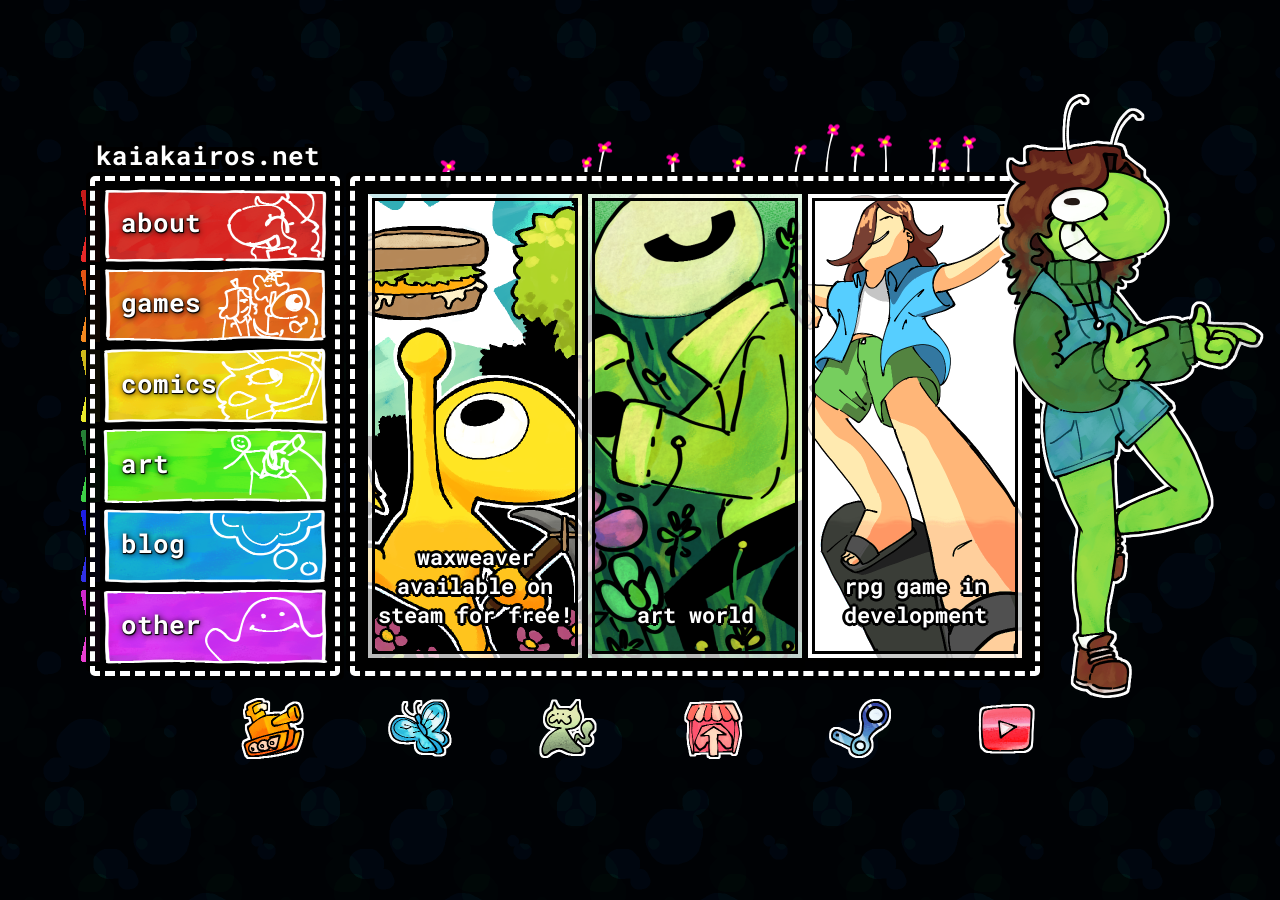
<file: index.html>
<!DOCTYPE html>
<html>
<head>

<title>kaiakairos.net</title> <!-- sets tab name -->
<link rel="icon" href="images/icon.png"> <!-- sets tab icon -->
<link rel="stylesheet" href="indexStyle.css"> <!-- gets css -->

</head>

<script>

function ribbonPush(index) {
	document.getElementById("ribbon" + index).style.animation="navRibbonPush 0.1s ease forwards";
	
	for (let i = 0; i < 6; i++) {
		document.getElementById("navBox" + i).style.animation = "none";
		document.getElementById("navBox" + i).style.filter = "brightness(150%)";
		if (i == index){document.getElementById("navBox" + i).style.backgroundPosition = "0px 0px";continue;}
		document.getElementById("navBox" + i).style.backgroundPosition = "-64px 0px";
		document.getElementById("navBox" + i).style.filter = "brightness(20%)";
	}
	
}

function ribbonPutAway(index) {
	document.getElementById("ribbon" + index).style.animation="navRibbonPushBack 0.1s ease forwards";
	for (let i = 0; i < 6; i++) {
		
		document.getElementById("navBox" + i).style.animation = "shuffle 2s ease-in-out infinite";
		document.getElementById("navBox" + i).style.animationDelay = ((5 - i) * -0.3) + "s";
		document.getElementById("navBox" + i).style.filter = "none";
	}
}

function setAllRibbons() {
	for (let i = 0; i < 6; i++) {
	document.getElementById("ribbon" + i).style.transform = "translate(-20px, "+((i*80) + 1)+"px )";
	}
}

function emptyLinkText() {
	document.getElementById("linkPreview").textContent = "";
}

function setLinkPreviewText(text) {
	document.getElementById("linkPreview").textContent = text;
}

function setFeatureBox(index,text,img,link) {
	document.getElementById("featureBox" + index).style.backgroundImage = "url('images/homePage/bannerClouds.png'),url('images/FBanners/"+img+".png')"; 
	document.getElementById("featureText" + index).textContent = text;
	document.getElementById("featureLink" + index).href = link;
}

function initializePage() {
	setAllRibbons();
	setFeatureBox(0,"waxweaver available on steam for free!","waxweaver1","https://store.steampowered.com/app/3599070/waxweaver/");
	setFeatureBox(1,"art world","art","https://kaiakairos.newgrounds.com/art");
	setFeatureBox(2,"rpg game in development","rpgPreview","https://www.youtube.com/watch?v=csKB4ibijx4");
}

</script>

<body onload="initializePage()">

<div class="titleBox"><p>kaiakairos.net</p></div>

<div class="homePageMainBox">
	<div class="homePageNavigation">
		<a href="about.html"> <div class="navigationBox" id="navBox0" onmouseenter='ribbonPush(0)' onmouseleave='ribbonPutAway(0)' style="background-image:url('images/homePage/navButton1.png');animation-delay:-1.5s;"> <p>about</p> </div></a>
		<a href="games.html"> <div class="navigationBox" id="navBox1" onmouseenter='ribbonPush(1)' onmouseleave='ribbonPutAway(1)' style="background-image:url('images/homePage/navButton2.png');animation-delay:-1.2s;"> <p>games</p> </div></a>
		<a href="wip.html"> <div class="navigationBox" id="navBox2" onmouseenter='ribbonPush(2)' onmouseleave='ribbonPutAway(2)' style="background-image:url('images/homePage/navButton3.png');animation-delay:-0.9s;"> <p>comics</p> </div></a>
		<a href="https://kaiakairos.newgrounds.com/art"> <div class="navigationBox" id="navBox3" onmouseenter='ribbonPush(3)' onmouseleave='ribbonPutAway(3)' style="background-image:url('images/homePage/navButton4.png');animation-delay:-0.6s;"> <p>art</p> </div></a>
		<a href="wip.html"> <div class="navigationBox" id="navBox4" onmouseenter='ribbonPush(4)' onmouseleave='ribbonPutAway(4)' style="background-image:url('images/homePage/navButton5.png');animation-delay:-0.3s;"> <p>blog</p> </div></a>
		<a href="wip.html"> <div class="navigationBox" id="navBox5" onmouseenter='ribbonPush(5)' onmouseleave='ribbonPutAway(5)' style="background-image:url('images/homePage/navButton6.png');animation-delay:-0.0s;"> <p>other</p> </div></a>
		<img src="images/homePage/navRibbon1.png" id="ribbon0">
		<img src="images/homePage/navRibbon2.png" id="ribbon1">
		<img src="images/homePage/navRibbon3.png" id="ribbon2">
		<img src="images/homePage/navRibbon4.png" id="ribbon3">
		<img src="images/homePage/navRibbon5.png" id="ribbon4">
		<img src="images/homePage/navRibbon6.png" id="ribbon5">
	</div>
	
	<div class="homePageFeatured">
		<a href="" id="featureLink0"><div class="featuredTab" id="featureBox0" > <img src="images/homePage/featureHighlight.png">  <p id="featureText0" >featureText</p> </div> </a> 
		<a href="" id="featureLink1"><div class="featuredTab" id="featureBox1" > <img src="images/homePage/featureHighlight.png">  <p id="featureText1" >featureText</p> </div> </a>
		<a href="" id="featureLink2"><div class="featuredTab" id="featureBox2" > <img src="images/homePage/featureHighlight.png">  <p id="featureText2" >featureText</p> </div> </a>
	</div>
	
	<div class="homePageEmpty"> <!-- creates a spacing gap for the character -->
		<img src="images/homePage/character.png">
		<img src="images/homePage/homebanner.png" style="height:128px;transform:translate(-996px,-96.5px);z-index:-50;">
	</div>

</div>

<div class="externalLinkBox">
	<div class="linkContainer"> <a href="https://kaiakairos.newgrounds.com/"                 onmouseenter='setLinkPreviewText("NEWGROUNDS !")' onmouseleave='emptyLinkText()' > <img src="images/homePage/linkNewgrounds.png"> </a> </div>
	<div class="linkContainer"> <a href="https://bsky.app/profile/kaiakairos.net"            onmouseenter='setLinkPreviewText("BLUESKY !")' onmouseleave='emptyLinkText()' > <img src="images/homePage/linkBluesky.png"> </a> </div>
	<div class="linkContainer"> <a href="https://github.com/kaiakairos"                      onmouseenter='setLinkPreviewText("GIT ! HUB !")' onmouseleave='emptyLinkText()' > <img src="images/homePage/linkGithub.png"> </a> </div>
	<div class="linkContainer"> <a href="https://kaiakairos.itch.io/"                        onmouseenter='setLinkPreviewText("ITCH DOT I O !")' onmouseleave='emptyLinkText()' > <img src="images/homePage/linkItch.png"> </a> </div>
	<div class="linkContainer"> <a href="https://store.steampowered.com/developer/kaiakairos"onmouseenter='setLinkPreviewText("STEAM ! (my developer page not my personal account please stop trying to add me as a friend) ")' onmouseleave='emptyLinkText()' > <img src="images/homePage/linkSteam.png"> </a> </div>
	<div class="linkContainer"> <a href="https://www.youtube.com/@kaiakairos"                onmouseenter='setLinkPreviewText("world famous youtube channel")' onmouseleave='emptyLinkText()' > <img src="images/homePage/linkYT.png"> </a> </div>
</div>

<div class="externalLinkBox" style="margin-top:32px;height:32px;"> 
	<div class="linkContainer"> <p id="linkPreview"></p> </div>
</div>

</body>

</html>
</file>
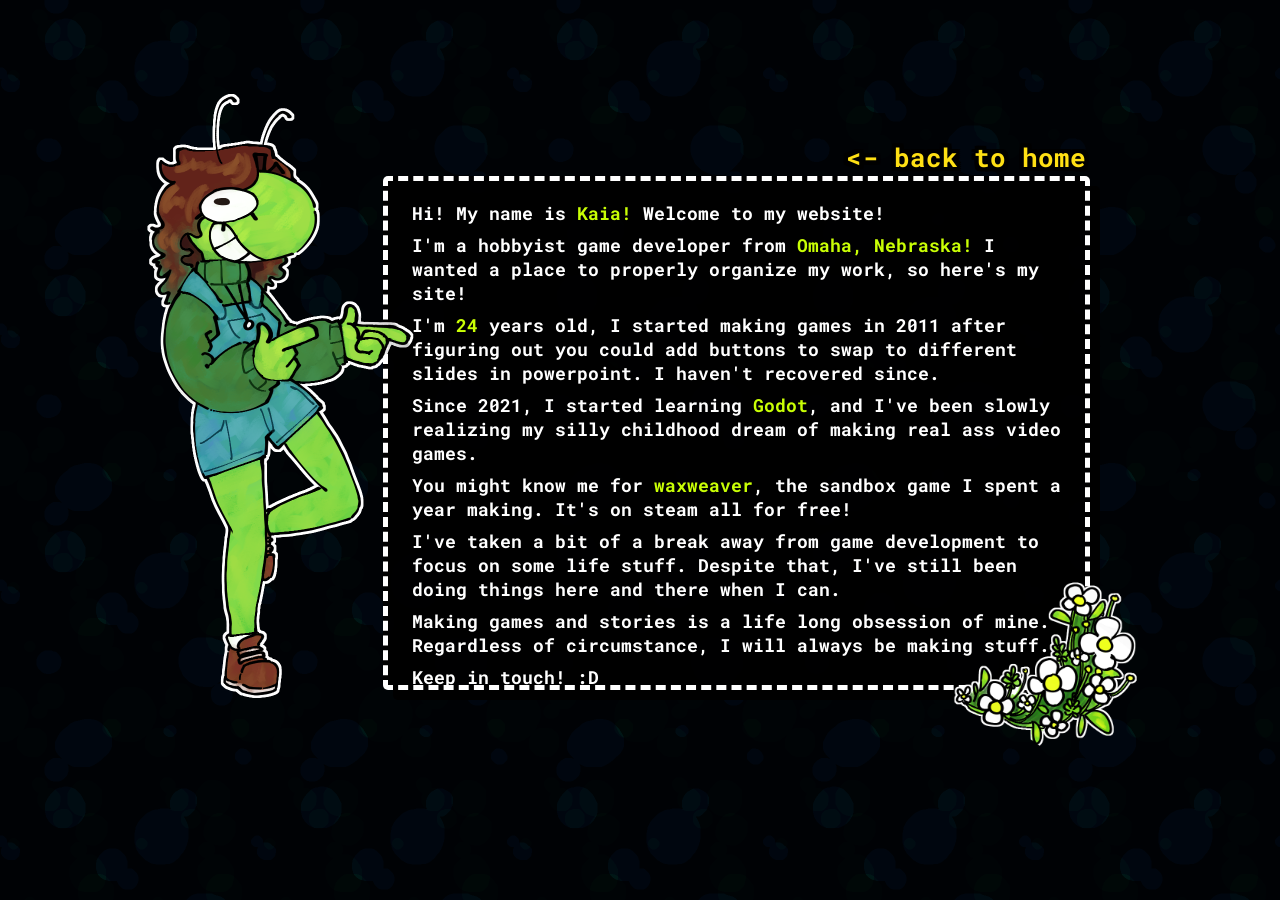
<file: about.html>
<!DOCTYPE html>
<html>
<head>

<title>kaiakairos.net</title> <!-- sets tab name -->
<link rel="icon" href="images/icon.png"> <!-- sets tab icon -->
<link rel="stylesheet" href="aboutStyle.css"> <!-- gets css -->

</head>

<script>

function setAge() {
	var today = new Date();
	document.getElementById("ageYear").textContent = Math.floor((new Date() - new Date("2002-08-15").getTime()) / 3.15576e+10);
}

</script>

<body onload="setAge()">

<div class="titleBox"><a href="index.html"> <p> <- back to home </p></a></div>

<div class="bodyBox">

	
	<div class="imgBox">
		<img src="images/homePage/character.png">
		<img src="images/homePage/flowers.png" style="height:196px;transform:translate(760px,390px);">
	</div>
	
	<div class="descriptionBox">
		<p>Hi! My name is <hl>Kaia!</hl> Welcome to my website!</p>
		<p>I'm a hobbyist game developer from <hl>Omaha, Nebraska!</hl> I wanted a place to properly organize my work, so here's my site!</p>
		<p>I'm <hl id="ageYear">--</hl> years old, I started making games in 2011 after figuring out you could add buttons to swap to different slides in powerpoint. I haven't recovered since.</p>
		<p>Since 2021, I started learning <hl>Godot</hl>, and I've been slowly realizing my silly childhood dream of making real ass video games.</p>
		<p>You might know me for <hl>waxweaver</hl>, the sandbox game I spent a year making. It's on steam all for free!</p>
		<p>I've taken a bit of a break away from game development to focus on some life stuff. Despite that, I've still been doing things here and there when I can.</p>
		<p>Making games and stories is a life long obsession of mine. Regardless of circumstance, I will always be making stuff.</p><p>Keep in touch! :D</p>
	</div>
	

</div>



</body>

</html>
</file>
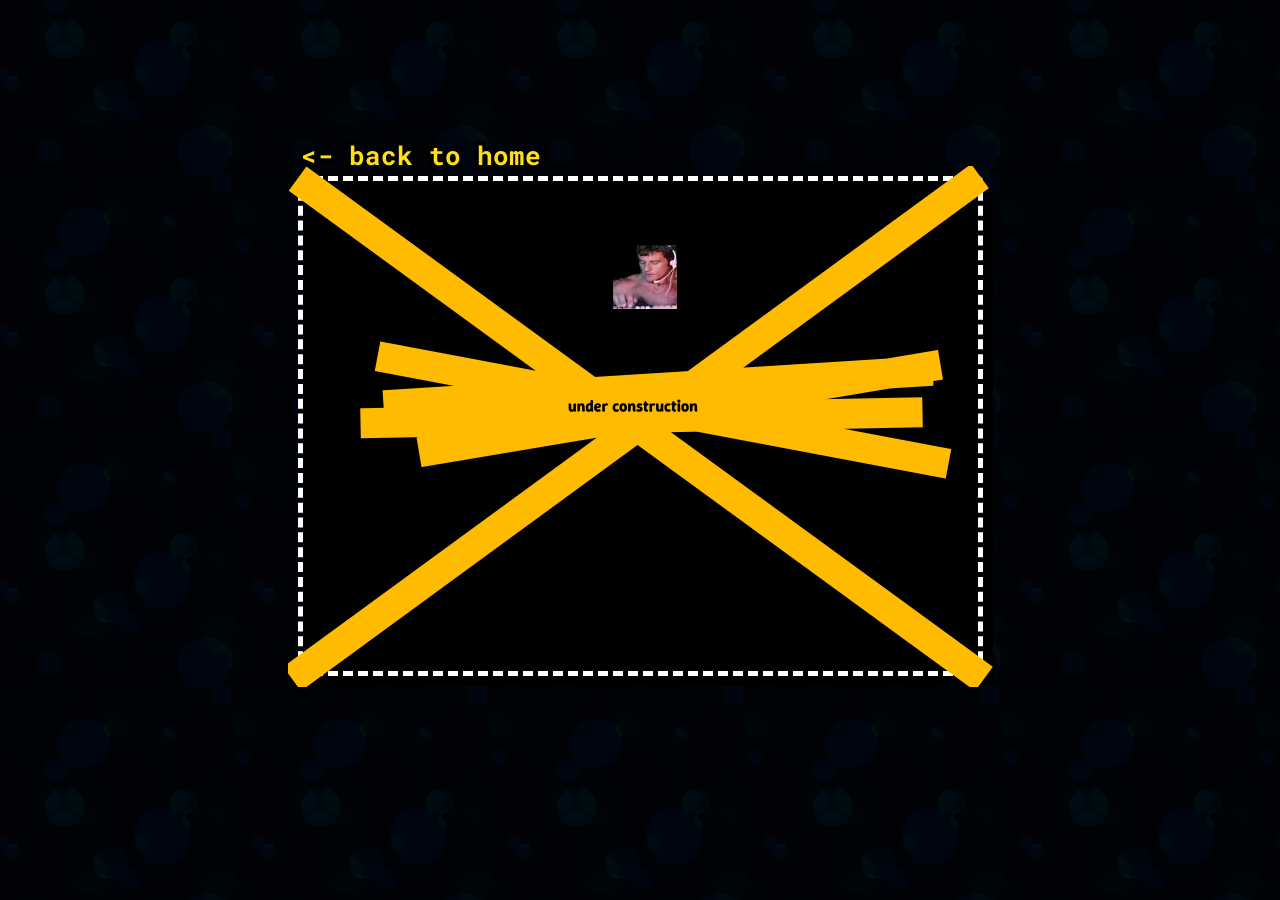
<file: wip.html>
<!DOCTYPE html>
<html>
<head>

<title>kaiakairos.net</title> <!-- sets tab name -->
<link rel="icon" href="images/icon.png"> <!-- sets tab icon -->
<link rel="stylesheet" href="wipStyle.css"> <!-- gets css -->

</head>

<body>

<div class="titleBox"><a href="index.html"> <p> <- back to home </p></a></div>

<div class="homePageMainBox">

	
	<div class="homePageFeatured">
		<img src="images/homePage/underconstructionFeatured.png">
		<img src="images/typer.gif" style="height:64px;width:64px;transform:translate(310px,64px)">
	</div>
	

</div>



</body>

</html>
</file>
<file: indexStyle.css>
:root {
	--boxBorderShadowSize: -4px;
}

@font-face {
  font-family: RobotoMono;
  src: url(fonts/RobotoMono-Bold.ttf);
}

html {
	background-color:black;
	background-image:url("images/layer2.gif"),url("images/layer2.gif"),url("images/layer1.gif");
	animation-name: backgroundScroll;
	animation-duration:60s;
	background-blend-mode: overlay,overlay,normal;
	animation-iteration-count: infinite;
	animation-timing-function: linear;
	background-size: 256px 256px;
	background-position-x:128px,0px,0px;
	
}

@keyframes backgroundScroll {
  from {background-position-y: 0px;}
  to {background-position-y: 1024px,512px,256px;}
}

body {
	width:1100px;
	margin:auto;
	
}

.titleBox {
	width:99%;
	height:38px;
	margin:auto;
	margin-top:calc(50vh - 312px);
}

p{
	font-family: RobotoMono;
	font-size: 26px;
	color: white;
	text-shadow: -4px 0 black, 0 4px black, 4px 0 black, 0 -4px black,
	-4px -4px black, 4px 4px black, 4px -4px black, -4px 4px black,
	-4px 2px black, 2px 4px black, 4px 2px black, 2px -4px black,
	-2px -4px black, -2px 4px black, 4px -2px black, -2px -4px black;
}

.homePageMainBox {
	width:100%;
	height:500px;
	margin:auto;
	
	display:flex;
}

.homePageNavigation {
	height:100%;
	width:250px;
	box-sizing: border-box;
	border: dashed 5px white;
	border-radius: 5px;
	margin-right:10px;
	box-shadow:-4px -4px 0px black,4px 4px 0px black;
	background-color:#000000EE;
	padding:4px;
	display:grid;
}

.homePageFeatured {
	height:100%;
	width:50%;
	flex-grow: 1;
	box-sizing: border-box;
	border: dashed 5px white;
	border-radius: 5px;
	box-shadow:-4px -4px 0px black,4px 4px 0px black;
	background-color:#000000EE;
	display:flex;
	padding:10px;
	text-align:center;
}

.homePageEmpty {
	width:150px;
	height:100%;
}

.homePageEmpty img{
	position:absolute;
	height:630px;
	transform:translate(-60px, -96px );
	pointer-events: none;
}

.externalLinkBox {
	width:80%;
	height:64px;
	margin:auto;
	margin-top:20px;
	display:flex;
}

.linkContainer {
	width:100%;
	height:100%;
	margin:auto;
	display:flex;
	justify-content: center;
	align-items: center;
}

.linkContainer img{
	width:64px;
	height:64px;
}

.linkContainer a{
	margin:auto;
}

.linkContainer img:hover{
	filter:brightness(120%);
	height:70px;
	width:70px;
}

.navigationBox {
	width:100%;
	height:100%;
	background-repeat:no-repeat;
	background-position: center center;
	background-size: 230px 80px;
	
	animation: shuffle 2s ease-in-out infinite;
	
}

.navigationBox p{
	position:absolute;
	translate:22px -6px;
	
	text-shadow:1px 1px 1px black,0px 1px 1px black,1px 1px 6px black;
}

.navigationBox:hover{
	filter: brightness(150%);
	background-position: 0px 0px;
	animation:none;
}

.navigationBox:hover p{
	translate:30px -17px;
	filter: brightness(66%);
	font-size: 32px;
}

.navigationBox:active{
	filter: brightness(200%);
}

.homePageNavigation img{
	position:absolute;
	z-index:-5;
}

@keyframes navRibbonPush {
  to {translate:-20px;}
}

@keyframes navRibbonPushBack {
  from {translate:-20px;}
  to {translate:0px;}
}

@keyframes shuffle {
  0% {background-position: -10px 0px;}
  50% {background-position: -32px 0px;}
  100% {background-position: -10px 0px;}
}



.featuredTab {
	width:100%;
	height:100%;
	
	box-sizing: border-box;
	border: solid 10px #FFFFFFBB;
	outline: black double 10px;
	outline-offset: -10px;
	display:inline-flex;
	align-items: flex-end;
	
	flex-wrap: nowrap;
    flex-direction: row;
    justify-content: space-around;
	
	background-size: auto 470px, auto 470px;
	background-position:-10px -10px;
	
	animation: scrollThingy 2s linear infinite;
	
	background-blend-mode: color-burn,normal;
	overflow: hidden;
	
}

.featuredTab:hover{
	animation: sizeUpFeatured 0.25s ease forwards;
	filter:brightness(110%);
	text-align:center;
	overflow: hidden;
}

@keyframes sizeUpFeatured {
  from {background-position: -10px -10px,-10px -10px;
		background-size: auto 470px,auto 470px;}
  to {background-position: -10px -10px,-20px -40px;
	  background-size: auto 470px,auto 510px;}
}

@keyframes scrollThingy {
  from {background-position: -10px -10px,-10px -10px;}
  to {background-position: -110px -10px,-10px -10px;}
}

.featuredTab img{
	position:absolute;
	
	overflow: hidden;
	width:0px;
	height:0px;
}

.featuredTab:hover img{
	width:256px;
	height:256px;
	animation: featureShine 0.25s linear forwards 2;
	mix-blend-mode: overlay;
}

@keyframes featureShine {
  from {transform:translate(-16px,-396px);}
  to {transform:translate(-16px,256px);}
}

.featuredTab p {
	font-size: 22px;
	color: white;
	text-shadow: -3px 0 black, 0 3px black, 3px 0 black, 0 -3px black,
	-2px -2px black, 2px 2px black, 2px -2px black, -2px 2px black;
	text-align:center;
}

.featuredTab:hover p{
	filter:brightness(90%);
}


.homePageFeatured a{
	width:100%;
	height:100%;
	text-decoration: none;
	text-align:center;
	
}
</file>
<file: aboutStyle.css>
:root {
	--boxBorderShadowSize: 10px;
}

@font-face {
  font-family: RobotoMono;
  src: url(fonts/RobotoMono-Bold.ttf);
}

html {
	background-color:black;
	background-image:url("images/layer2.gif"),url("images/layer2.gif"),url("images/layer1.gif");
	animation-name: backgroundScroll;
	animation-duration:60s;
	background-blend-mode: overlay,overlay,normal;
	animation-iteration-count: infinite;
	animation-timing-function: linear;
	background-size: 256px 256px;
	background-position-x:128px,0px,0px;
	
}

@keyframes backgroundScroll {
  from {background-position-y: 0px;}
  to {background-position-y: 1024px,512px,256px;}
}

body {
	width:900px;
	margin:auto;
	
}

.titleBox {
	width:99%;
	height:38px;
	margin:auto;
	margin-top:calc(50vh - 312px);
	
	display:flex;
	justify-content: right;
	align-items: center;
	
}

p{
	font-family: RobotoMono;
	font-size: 26px;
	color: white;
	text-shadow: -4px 0 black, 0 4px black, 4px 0 black, 0 -4px black,
	-4px -4px black, 4px 4px black, 4px -4px black, -4px 4px black,
	-4px 2px black, 2px 4px black, 4px 2px black, 2px -4px black,
	-2px -4px black, -2px 4px black, 4px -2px black, -2px -4px black;
}

a {
	text-decoration: none;
}

a p{
	color: #ffe014;
}

a:hover {
	text-decoration: underline;
	color: #ff9717;
}

a p:hover{
	color: #ff9717;
}

.bodyBox {
	width:100%;
	height:514px;
	margin:auto;
	
	display:flex;
}

.descriptionBox {
	height:100%;
	width:100%;
	flex-grow: 1;
	box-sizing: border-box;
	border: dashed 5px white;
	border-radius: 5px;
	box-shadow:var(--boxBorderShadowSize) var(--boxBorderShadowSize) 0px black;
	background-color:#000000EE;
	padding:20px;
	padding-left:24px;
}

.imgBox {
	height:100%;
	width:250px;
}

.imgBox img{
	position:absolute;
	height:630px;
	transform:translate(-60px, -96px );
	pointer-events: none;
}

.descriptionBox p{
	font-size: 18px;
	text-shadow: none;
	margin:0px;
	margin-bottom:8px;
}

p hl{
	color: #c9ff05;
}
</file>
<file: wipStyle.css>
:root {
	--boxBorderShadowSize: 10px;
}

@font-face {
  font-family: RobotoMono;
  src: url(fonts/RobotoMono-Bold.ttf);
}

html {
	background-color:black;
	background-image:url("images/layer2.gif"),url("images/layer2.gif"),url("images/layer1.gif");
	animation-name: backgroundScroll;
	animation-duration:60s;
	background-blend-mode: overlay,overlay,normal;
	animation-iteration-count: infinite;
	animation-timing-function: linear;
	background-size: 256px 256px;
	background-position-x:128px,0px,0px;
	
}

@keyframes backgroundScroll {
  from {background-position-y: 0px;}
  to {background-position-y: 1024px,512px,256px;}
}

body {
	width:685px;
	margin:auto;
	
}

.titleBox {
	width:99%;
	height:38px;
	margin:auto;
	margin-top:calc(50vh - 312px);
}

p{
	font-family: RobotoMono;
	font-size: 26px;
	color: white;
	text-shadow: -4px 0 black, 0 4px black, 4px 0 black, 0 -4px black,
	-4px -4px black, 4px 4px black, 4px -4px black, -4px 4px black,
	-4px 2px black, 2px 4px black, 4px 2px black, 2px -4px black,
	-2px -4px black, -2px 4px black, 4px -2px black, -2px -4px black;
}

a {
	text-decoration: none;
}

a p{
	color: #ffe014;
}

a:hover {
	text-decoration: underline;
	color: #ff9717;
}

a p:hover{
	color: #ff9717;
}

.homePageMainBox {
	width:100%;
	height:500px;
	margin:auto;
	
	display:flex;
}

.homePageFeatured {
	height:100%;
	width:50%;
	flex-grow: 1;
	box-sizing: border-box;
	border: dashed 5px white;
	border-radius: 5px;
	box-shadow:var(--boxBorderShadowSize) var(--boxBorderShadowSize) 0px black;
	background-color:#000000EE;
}

.homePageFeatured img{ /* PLACEHOLDER */
	position:absolute;
	height:521px;
	transform:translate(-15px, -15px );
	
}
</file>
